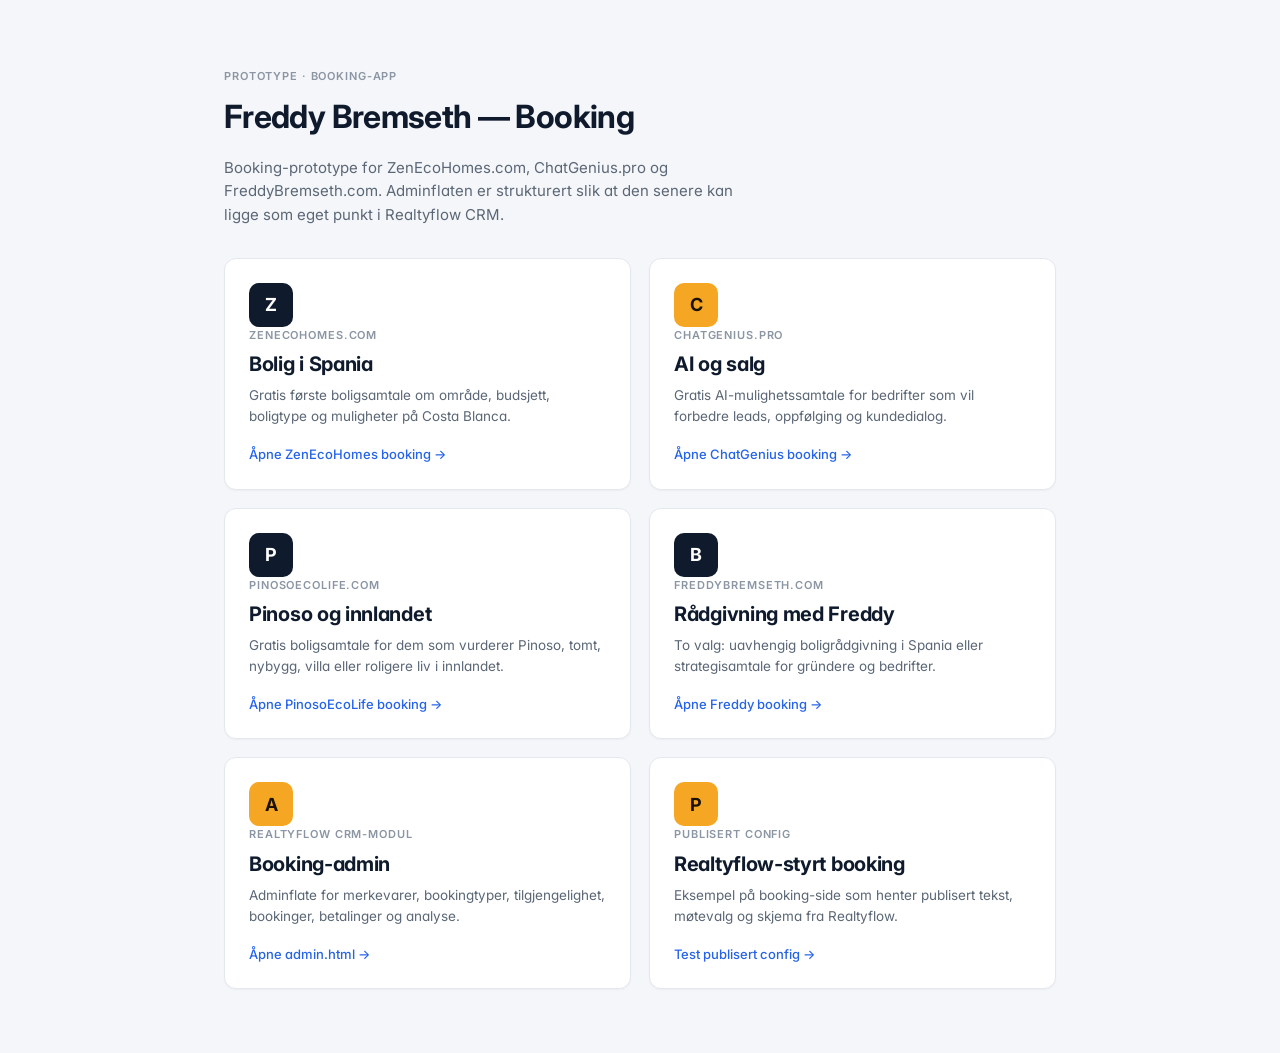
<file: index.html>
<!doctype html>
<html lang="no">
<head>
<meta charset="utf-8"/>
<meta name="viewport" content="width=device-width, initial-scale=1"/>
<title>Freddy Bremseth · Booking-prototyper</title>
<link rel="icon" href="data:,"/>
<link href="https://fonts.googleapis.com/css2?family=Inter:wght@400;500;600;700&display=swap" rel="stylesheet"/>
<link rel="stylesheet" href="styles.css"/>
<style>
.wrap { max-width: 880px; margin: 0 auto; padding: 64px 24px; }
.hero h1 { font-size: 32px; letter-spacing: -0.02em; margin: 8px 0; }
.hero p { font-size: 15px; color: var(--muted); max-width: 520px; line-height: 1.55; }
.cards { display: grid; grid-template-columns: repeat(2, 1fr); gap: 18px; margin-top: 32px; }
.tile { display: block; padding: 24px; text-decoration: none; color: var(--ink); transition: border-color 120ms ease, transform 120ms ease; }
.tile:hover { border-color: var(--ink); text-decoration: none; transform: translateY(-1px); }
.tile-eyebrow { font-size: 11px; font-weight: 600; color: var(--muted-2); text-transform: uppercase; letter-spacing: 0.08em; }
.tile-title { font-size: 20px; font-weight: 700; letter-spacing: -0.015em; margin: 6px 0 6px; }
.tile-sub { font-size: 13.5px; color: var(--muted); line-height: 1.55; }
.tile-foot { margin-top: 18px; font-size: 13px; color: var(--link); font-weight: 500; }
.tile-mark { width: 44px; height: 44px; border-radius: 10px; display: inline-flex; align-items: center; justify-content: center; font-weight: 700; font-size: 18px; }
.t-ink { background: var(--ink); color: #fff; }
.t-amber { background: var(--accent); color: var(--accent-ink); }
</style>
</head>
<body>
<div class="wrap">
  <div class="hero">
    <span class="eyebrow">Prototype · Booking-app</span>
    <h1>Freddy Bremseth — Booking</h1>
    <p>Booking-prototype for ZenEcoHomes.com, ChatGenius.pro og FreddyBremseth.com. Adminflaten er strukturert slik at den senere kan ligge som eget punkt i Realtyflow CRM.</p>
  </div>
  <div class="cards">
    <a class="tile card" href="zenecohomes.html">
      <span class="tile-mark t-ink">Z</span>
      <div class="tile-eyebrow">ZenEcoHomes.com</div>
      <div class="tile-title">Bolig i Spania</div>
      <div class="tile-sub">Gratis første boligsamtale om område, budsjett, boligtype og muligheter på Costa Blanca.</div>
      <div class="tile-foot">Åpne ZenEcoHomes booking →</div>
    </a>
    <a class="tile card" href="chatgenius.html">
      <span class="tile-mark t-amber">C</span>
      <div class="tile-eyebrow">ChatGenius.pro</div>
      <div class="tile-title">AI og salg</div>
      <div class="tile-sub">Gratis AI-mulighetssamtale for bedrifter som vil forbedre leads, oppfølging og kundedialog.</div>
      <div class="tile-foot">Åpne ChatGenius booking →</div>
    </a>
    <a class="tile card" href="pinosoecolife.html">
      <span class="tile-mark t-ink">P</span>
      <div class="tile-eyebrow">PinosoEcoLife.com</div>
      <div class="tile-title">Pinoso og innlandet</div>
      <div class="tile-sub">Gratis boligsamtale for dem som vurderer Pinoso, tomt, nybygg, villa eller roligere liv i innlandet.</div>
      <div class="tile-foot">Åpne PinosoEcoLife booking →</div>
    </a>
    <a class="tile card" href="booking.html">
      <span class="tile-mark t-ink">B</span>
      <div class="tile-eyebrow">FreddyBremseth.com</div>
      <div class="tile-title">Rådgivning med Freddy</div>
      <div class="tile-sub">To valg: uavhengig boligrådgivning i Spania eller strategisamtale for gründere og bedrifter.</div>
      <div class="tile-foot">Åpne Freddy booking →</div>
    </a>
    <a class="tile card" href="admin.html">
      <span class="tile-mark t-amber">A</span>
      <div class="tile-eyebrow">Realtyflow CRM-modul</div>
      <div class="tile-title">Booking-admin</div>
      <div class="tile-sub">Adminflate for merkevarer, bookingtyper, tilgjengelighet, bookinger, betalinger og analyse.</div>
      <div class="tile-foot">Åpne admin.html →</div>
    </a>
    <a class="tile card" href="booking.html?brand=zen&configUrl=https%3A%2F%2Frealtyflow.chatgenius.pro%2Fapi%2Fpublic%2Fbooking-config%3Fbrand_id%3Dzeneco">
      <span class="tile-mark t-amber">P</span>
      <div class="tile-eyebrow">Publisert config</div>
      <div class="tile-title">Realtyflow-styrt booking</div>
      <div class="tile-sub">Eksempel på booking-side som henter publisert tekst, møtevalg og skjema fra Realtyflow.</div>
      <div class="tile-foot">Test publisert config →</div>
    </a>
  </div>
</div>
</body>
</html>
</file>
<file: styles.css>
/* ------------------------------------------------------------------
   FreddyBremseth booking — shared styles
   Visual language: Acuity-style. Off-white canvas, white cards,
   navy primary, amber accent, soft borders.
------------------------------------------------------------------ */
:root {
  --bg: #F4F6F9;
  --bg-2: #EEF1F5;
  --card: #FFFFFF;
  --ink: #0F1B2D;            /* deep navy headings + buttons */
  --ink-2: #1F2A3D;
  --muted: #5B6776;
  --muted-2: #8B95A3;
  --line: #E4E8EE;
  --line-2: #EDF0F4;
  --accent: #F5A623;         /* amber CTA / paid badge */
  --accent-ink: #1A1300;
  --accent-soft: #FEF1DC;
  --green: #10B981;
  --green-soft: #DCFCE7;
  --green-ink: #166534;
  --pending: #F59E0B;
  --pending-soft: #FEF3C7;
  --pending-ink: #92400E;
  --link: #2563EB;
  --shadow-sm: 0 1px 2px rgba(15, 27, 45, 0.04);
  --shadow: 0 1px 3px rgba(15, 27, 45, 0.06), 0 1px 2px rgba(15, 27, 45, 0.04);
  --radius: 12px;
  --radius-sm: 8px;
}

* { box-sizing: border-box; }
html, body {
  margin: 0;
  background: var(--bg);
  color: var(--ink);
  font-family: 'Inter', -apple-system, BlinkMacSystemFont, 'Segoe UI', Roboto, sans-serif;
  font-feature-settings: 'cv11', 'ss01';
  -webkit-font-smoothing: antialiased;
  font-size: 14px;
  line-height: 1.5;
}

a { color: var(--link); text-decoration: none; }
a:hover { text-decoration: underline; }

button { font-family: inherit; cursor: pointer; border: 0; background: none; }

/* ---------- shared atoms ---------- */
.card {
  background: var(--card);
  border: 1px solid var(--line);
  border-radius: var(--radius);
  box-shadow: var(--shadow-sm);
}
.card-pad { padding: 22px; }

.badge {
  display: inline-flex; align-items: center; gap: 4px;
  padding: 3px 9px;
  font-size: 11.5px; font-weight: 600;
  border-radius: 999px;
  background: var(--green-soft); color: var(--green-ink);
}
.badge--pending { background: var(--pending-soft); color: var(--pending-ink); }

/* generic icon container */
.icn {
  width: 40px; height: 40px; border-radius: 10px;
  display: inline-flex; align-items: center; justify-content: center;
  flex: 0 0 auto;
}
.icn--ink { background: var(--ink); color: #fff; }
.icn--amber { background: var(--accent); color: var(--accent-ink); }
.icn--soft { background: var(--bg-2); color: var(--ink); }
.icn--leaf { background: #166534; color: #DCFCE7; }
.icn--violet { background: #5B21B6; color: #F5F3FF; }
.icn--blue { background: #1E3A8A; color: #DBEAFE; }

/* primary CTA — amber */
.btn-primary {
  width: 100%;
  background: var(--accent);
  color: var(--accent-ink);
  font-weight: 600;
  font-size: 15px;
  padding: 14px 20px;
  border-radius: 10px;
  letter-spacing: -0.01em;
  transition: filter 120ms ease;
}
.btn-primary:hover { filter: brightness(0.97); }
.btn-primary:disabled { opacity: 0.5; cursor: not-allowed; }

.btn-ink {
  background: var(--ink); color: #fff;
  font-weight: 600; font-size: 13px;
  padding: 10px 16px; border-radius: 8px;
  display: inline-flex; align-items: center; gap: 6px;
}
.btn-ink:hover { background: #1a2740; }

.btn-ghost {
  background: var(--card); color: var(--ink);
  border: 1px solid var(--line);
  font-weight: 500; font-size: 13px;
  padding: 8px 14px; border-radius: 8px;
}
.btn-ghost:hover { background: var(--bg); }

/* link-style action */
.link-action {
  color: var(--link); font-weight: 500; font-size: 13px;
  display: inline-flex; align-items: center; gap: 4px;
}
.link-action:hover { text-decoration: underline; }

/* labels */
.eyebrow {
  font-size: 11px; font-weight: 600;
  letter-spacing: 0.08em; text-transform: uppercase;
  color: var(--muted-2);
}

.h-section { font-size: 16px; font-weight: 600; letter-spacing: -0.01em; }
</file>
